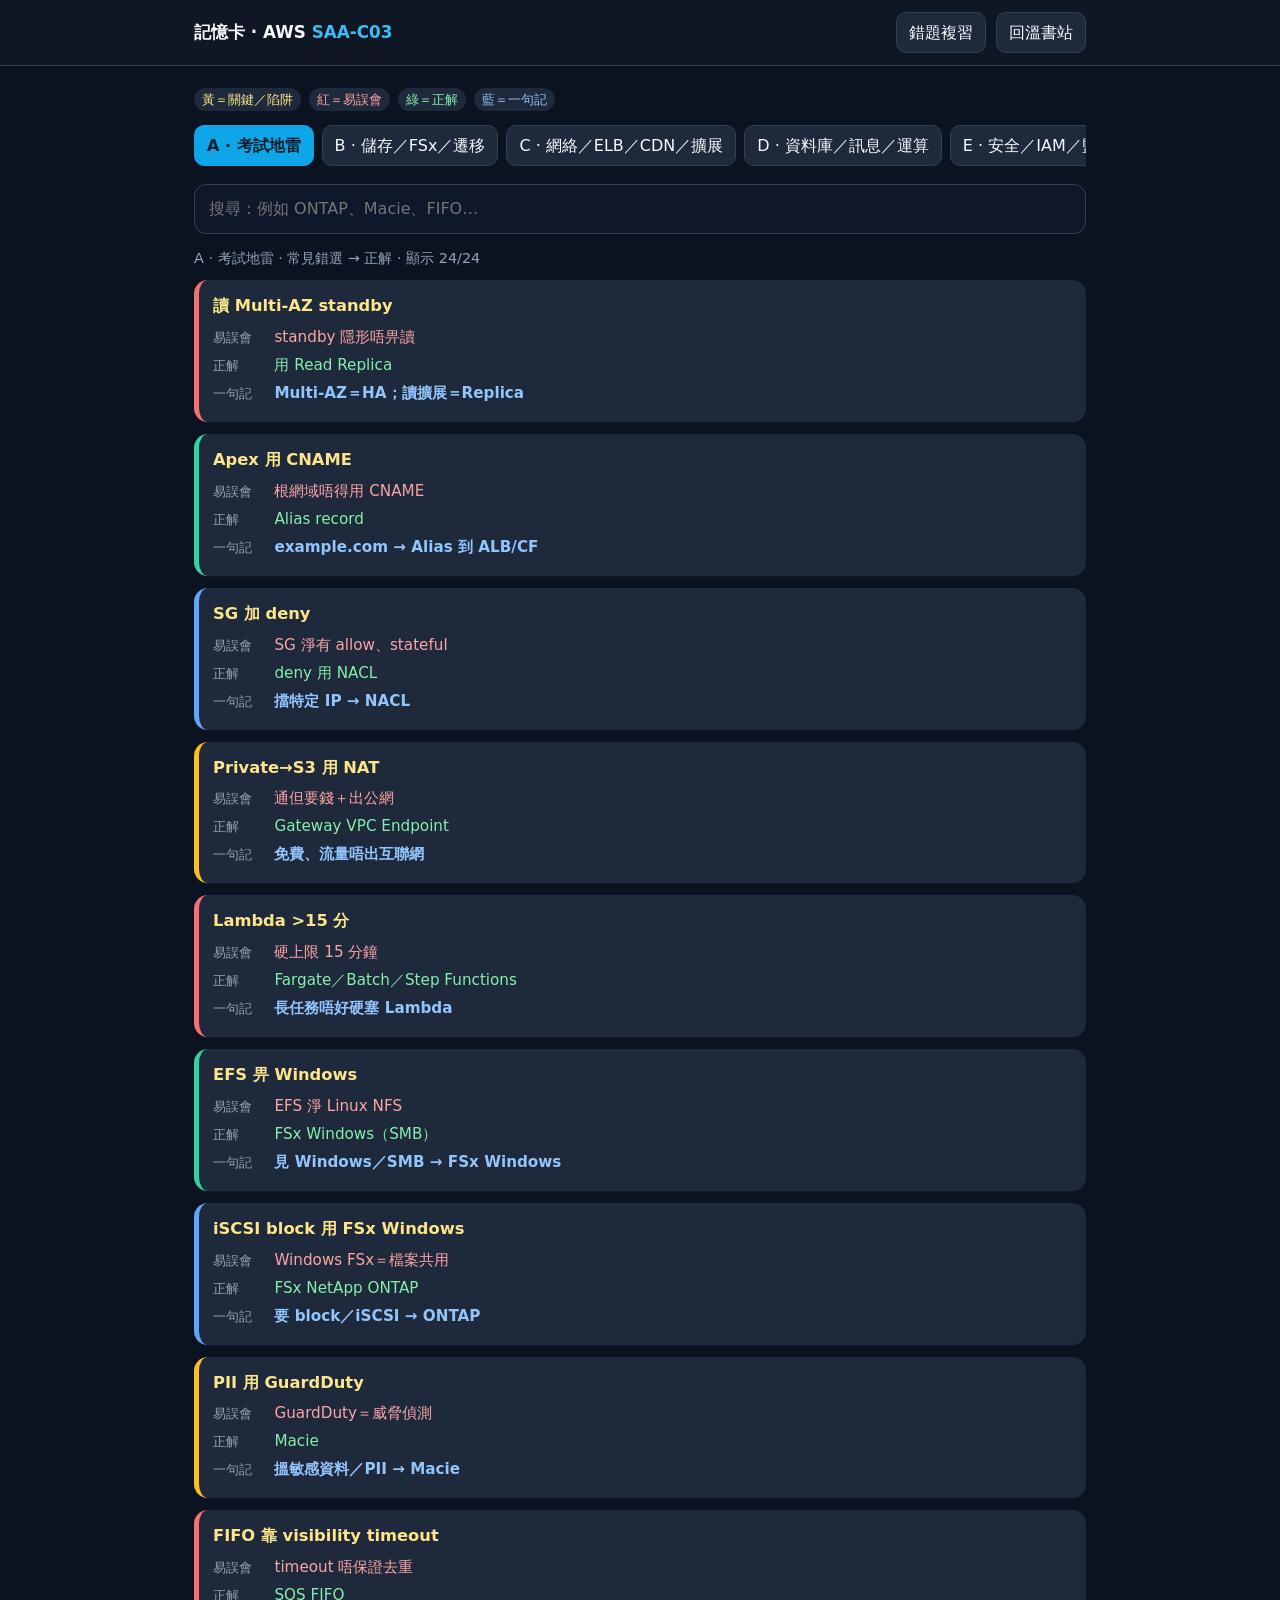
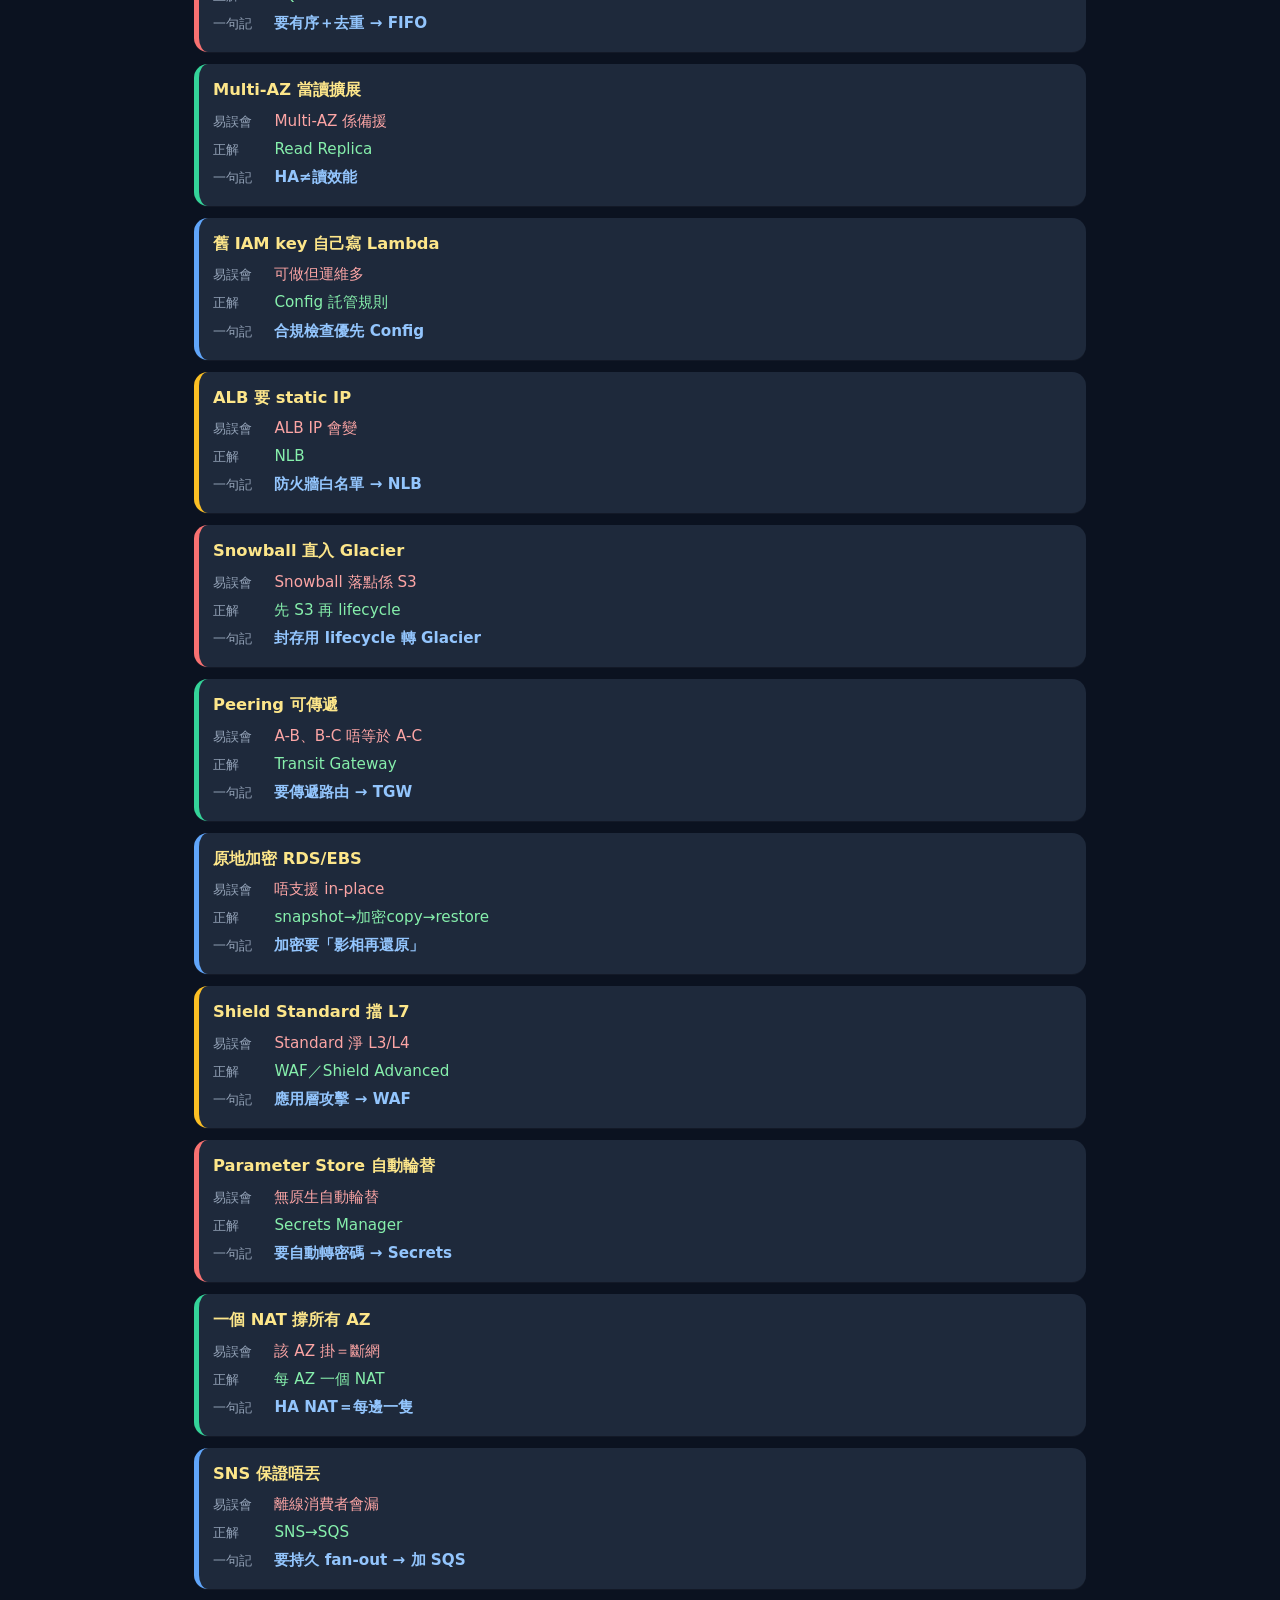
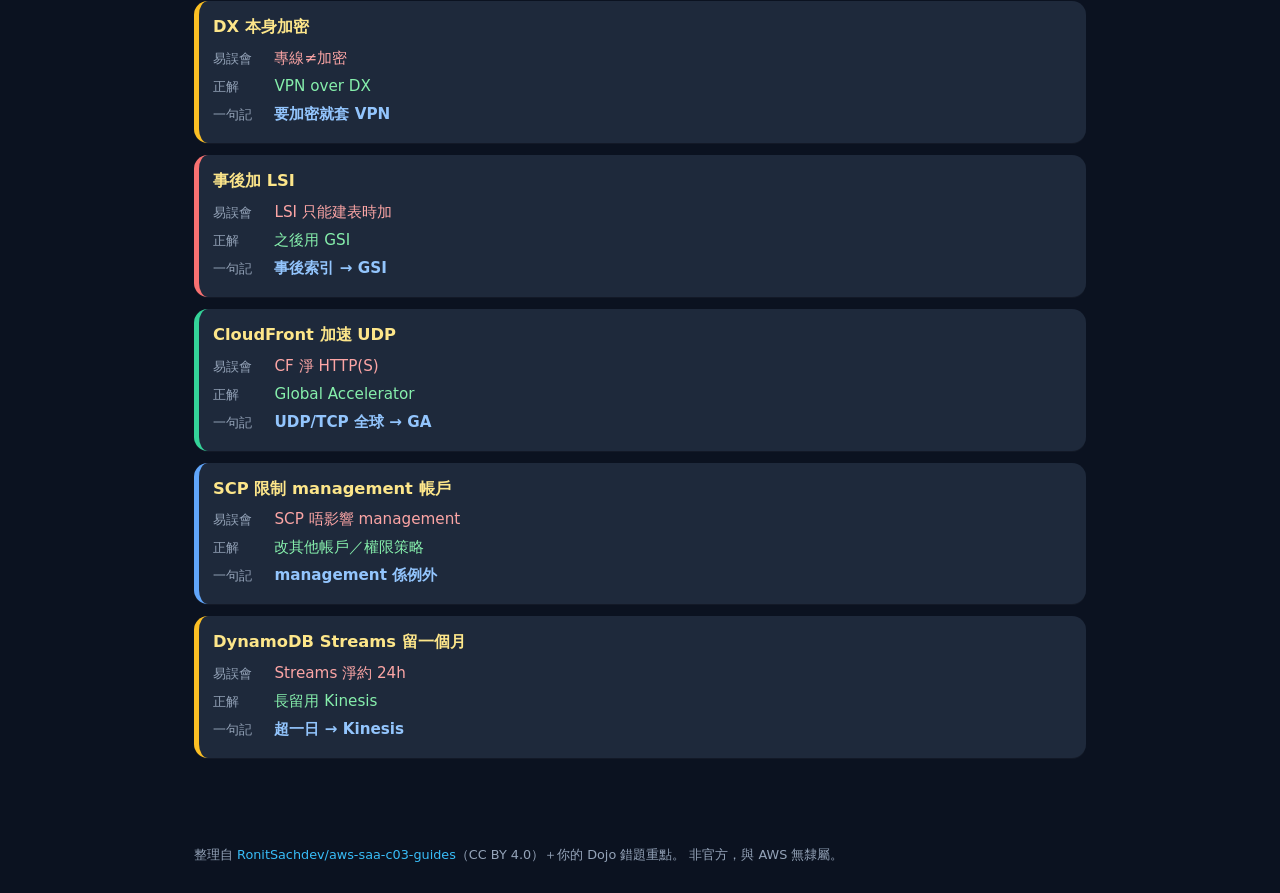
<file: memory.html>
<!doctype html>
<html lang="zh-Hant">
<head>
<meta charset="utf-8">
<meta name="viewport" content="width=device-width, initial-scale=1, viewport-fit=cover">
<meta name="theme-color" content="#0b1220">
<meta name="description" content="SAA-C03 彩色記憶卡：陷阱、易誤會、正解、口訣。">
<title>記憶卡 · 證書人 SAA-C03</title>
<style>
  :root {
    --bg:#0b1220; --panel:#111827; --card:#1e293b; --text:#f8fafc; --muted:#94a3b8;
    --yellow:#fde68a; --red:#fca5a5; --green:#86efac; --blue:#93c5fd; --accent:#38bdf8;
    --border:#334155;
  }
  *{box-sizing:border-box}
  body{margin:0;font-family:system-ui,-apple-system,"Segoe UI",sans-serif;background:var(--bg);color:var(--text);line-height:1.45}
  a{color:var(--accent);text-decoration:none}
  header{position:sticky;top:0;z-index:20;background:rgba(17,24,39,.92);backdrop-filter:blur(8px);border-bottom:1px solid var(--border)}
  .in{max-width:920px;margin:0 auto;padding:12px 14px;display:flex;gap:10px;align-items:center;flex-wrap:wrap}
  h1{font-size:1.05rem;margin:0;flex:1}
  h1 span{color:var(--accent)}
  .btn{border:1px solid var(--border);background:#1e293b;color:var(--text);border-radius:10px;padding:8px 12px;font:inherit;cursor:pointer}
  .btn:active{transform:scale(.98)}
  .btn.on{background:#0ea5e9;border-color:#0ea5e9;color:#06202b;font-weight:700}
  main{max-width:920px;margin:0 auto;padding:14px 14px 80px}
  .legend{display:flex;flex-wrap:wrap;gap:8px;margin:8px 0 14px;font-size:.82rem;color:var(--muted)}
  .legend i{font-style:normal;padding:2px 8px;border-radius:999px;background:#1e293b}
  .legend .y{color:var(--yellow)}.legend .r{color:var(--red)}.legend .g{color:var(--green)}.legend .b{color:var(--blue)}
  .tabs{display:flex;gap:8px;overflow-x:auto;padding-bottom:6px;margin-bottom:12px;-webkit-overflow-scrolling:touch}
  .tabs .btn{white-space:nowrap;flex:0 0 auto}
  .search{width:100%;padding:12px 14px;border-radius:12px;border:1px solid var(--border);background:#0f172a;color:var(--text);font:inherit;margin-bottom:14px}
  .meta{color:var(--muted);font-size:.9rem;margin:0 0 12px}
  .grid{display:grid;gap:12px}
  .mc{background:var(--card);border-radius:14px;padding:14px 14px 12px;border-left:5px solid var(--accent);box-shadow:0 1px 0 rgba(255,255,255,.03)}
  .mc:nth-child(4n+1){border-left-color:#f87171}
  .mc:nth-child(4n+2){border-left-color:#34d399}
  .mc:nth-child(4n+3){border-left-color:#60a5fa}
  .mc:nth-child(4n+4){border-left-color:#fbbf24}
  .k{color:var(--yellow);font-weight:700;font-size:1.02rem;margin:0 0 8px}
  .row{margin:0 0 6px;font-size:.95rem}
  .lbl{display:inline-block;min-width:4.8em;color:var(--muted);font-size:.8rem}
  .wrong{color:var(--red)}.right{color:var(--green)}.tip{color:var(--blue);font-weight:600}
  footer{max-width:920px;margin:0 auto;padding:8px 14px 28px;color:var(--muted);font-size:.8rem}
  .empty{padding:28px;text-align:center;color:var(--muted);background:#111827;border-radius:14px}
</style>
</head>
<body>
<header>
  <div class="in">
    <h1>記憶卡 · AWS <span>SAA-C03</span></h1>
    <a class="btn" href="wrongs.html">錯題複習</a>
    <a class="btn" href="./">回溫書站</a>
  </div>
</header>
<main>
  <div class="legend">
    <i class="y">黃＝關鍵／陷阱</i>
    <i class="r">紅＝易誤會</i>
    <i class="g">綠＝正解</i>
    <i class="b">藍＝一句記</i>
  </div>
  <div class="tabs" id="tabs"></div>
  <input class="search" id="q" type="search" placeholder="搜尋：例如 ONTAP、Macie、FIFO…" enterkeyhint="search">
  <p class="meta" id="meta"></p>
  <div class="grid" id="grid"></div>
</main>
<footer>
  整理自 <a href="https://github.com/RonitSachdev/aws-saa-c03-guides" rel="noopener">RonitSachdev/aws-saa-c03-guides</a>（CC BY 4.0）＋你的 Dojo 錯題重點。
  非官方，與 AWS 無隸屬。
</footer>
<script src="js/memory-data.js"></script>
<script>
(() => {
  const tabs = document.getElementById("tabs");
  const grid = document.getElementById("grid");
  const meta = document.getElementById("meta");
  const q = document.getElementById("q");
  let sheetId = (location.hash || "#A").slice(1).toUpperCase();
  if (!MEMORY_SHEETS.some(s => s.id === sheetId)) sheetId = "A";

  function esc(s) {
    return String(s).replace(/[&<>"']/g, c => ({"&":"&amp;","<":"&lt;",">":"&gt;","\"":"&quot;","'":"&#39;"}[c]));
  }

  function renderTabs() {
    tabs.innerHTML = MEMORY_SHEETS.map(s =>
      `<button class="btn ${s.id===sheetId?"on":""}" data-id="${s.id}">${esc(s.title.zh)}</button>`
    ).join("");
    tabs.querySelectorAll("button").forEach(b => b.onclick = () => {
      sheetId = b.dataset.id;
      history.replaceState(null, "", "#" + sheetId);
      renderTabs(); render();
    });
  }

  function render() {
    const sheet = MEMORY_SHEETS.find(s => s.id === sheetId);
    const term = q.value.trim().toLowerCase();
    const items = sheet.items.filter(it => !term || it.join(" ").toLowerCase().includes(term));
    meta.textContent = `${sheet.title.zh} · ${sheet.blurb.zh} · 顯示 ${items.length}/${sheet.items.length}`;
    if (!items.length) {
      grid.innerHTML = `<div class="empty">無符合「${esc(q.value)}」</div>`;
      return;
    }
    grid.innerHTML = items.map(([k,w,r,t]) => `
      <article class="mc">
        <p class="k">${esc(k)}</p>
        <p class="row"><span class="lbl">易誤會</span><span class="wrong">${esc(w)}</span></p>
        <p class="row"><span class="lbl">正解</span><span class="right">${esc(r)}</span></p>
        <p class="row"><span class="lbl">一句記</span><span class="tip">${esc(t)}</span></p>
      </article>`).join("");
  }

  q.addEventListener("input", render);
  window.addEventListener("hashchange", () => {
    sheetId = (location.hash || "#A").slice(1).toUpperCase();
    if (!MEMORY_SHEETS.some(s => s.id === sheetId)) sheetId = "A";
    renderTabs(); render();
  });
  renderTabs(); render();
})();
</script>
</body>
</html>
</file>
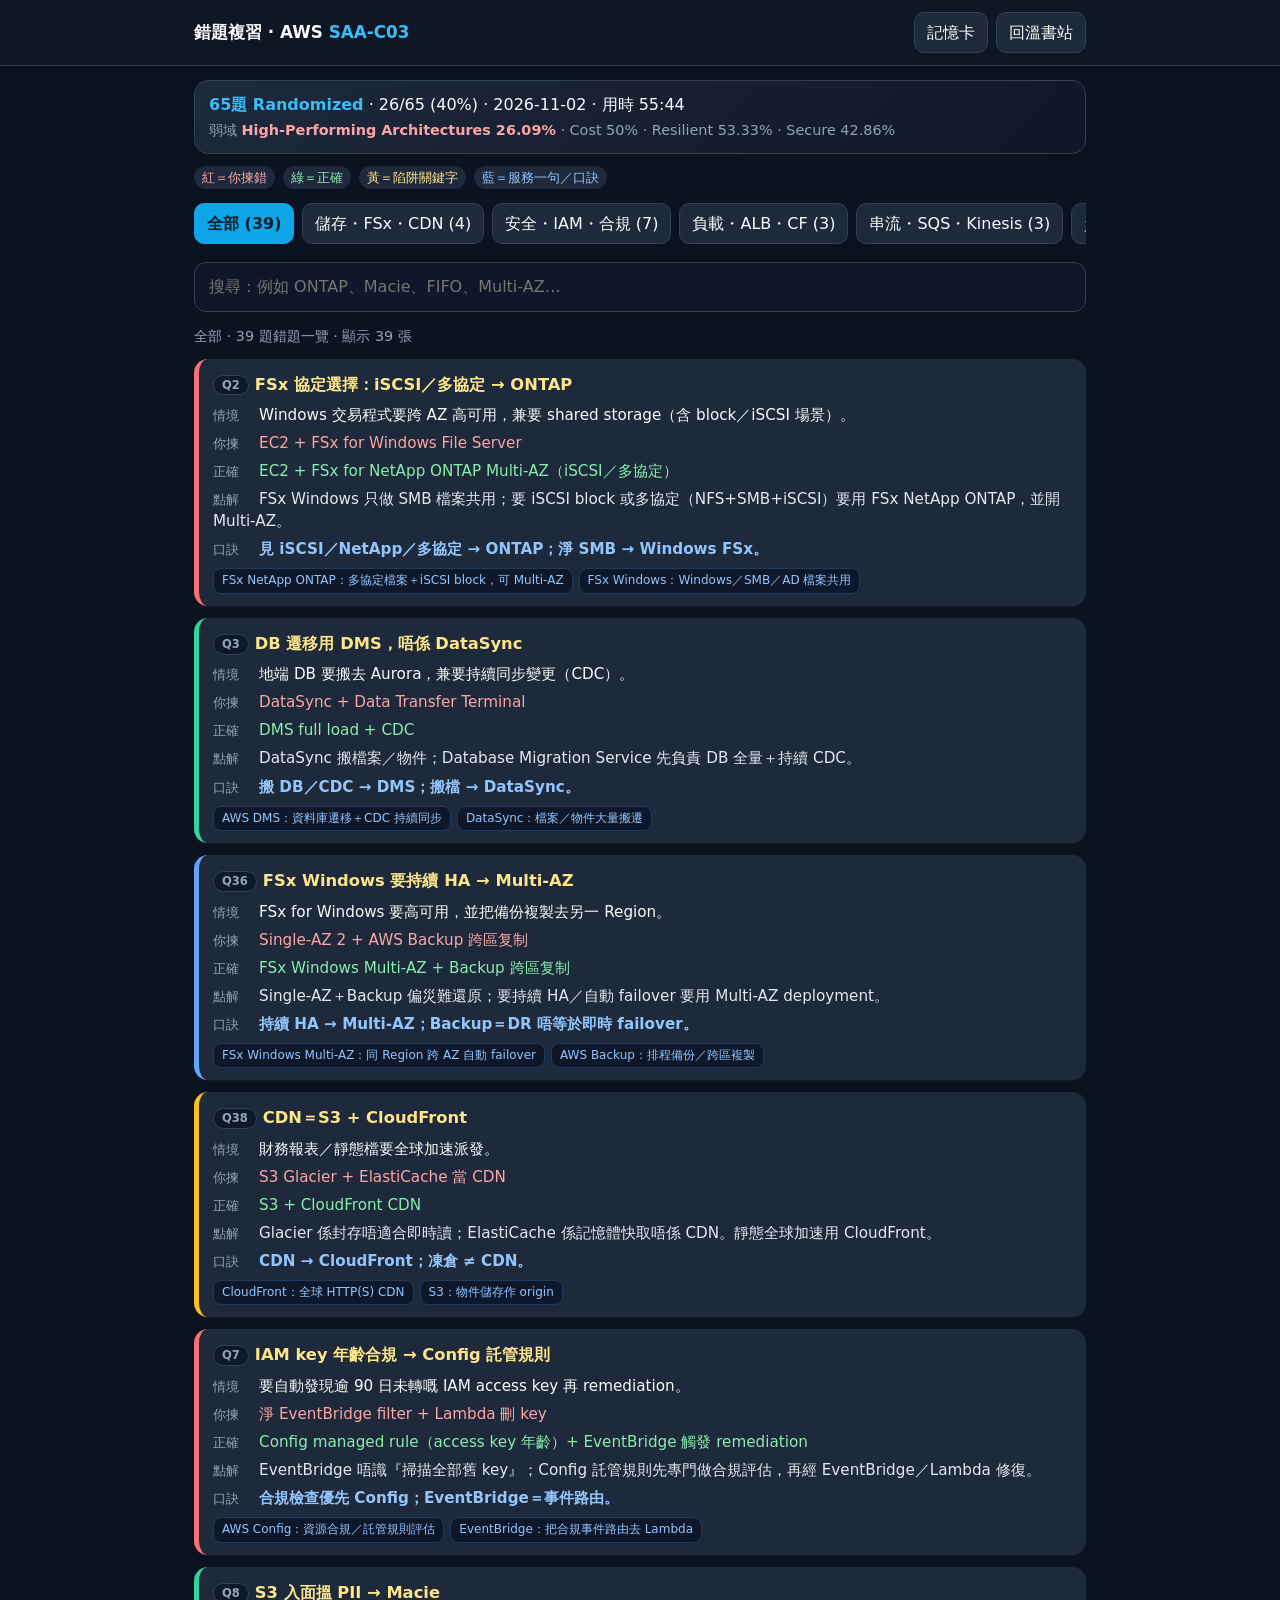
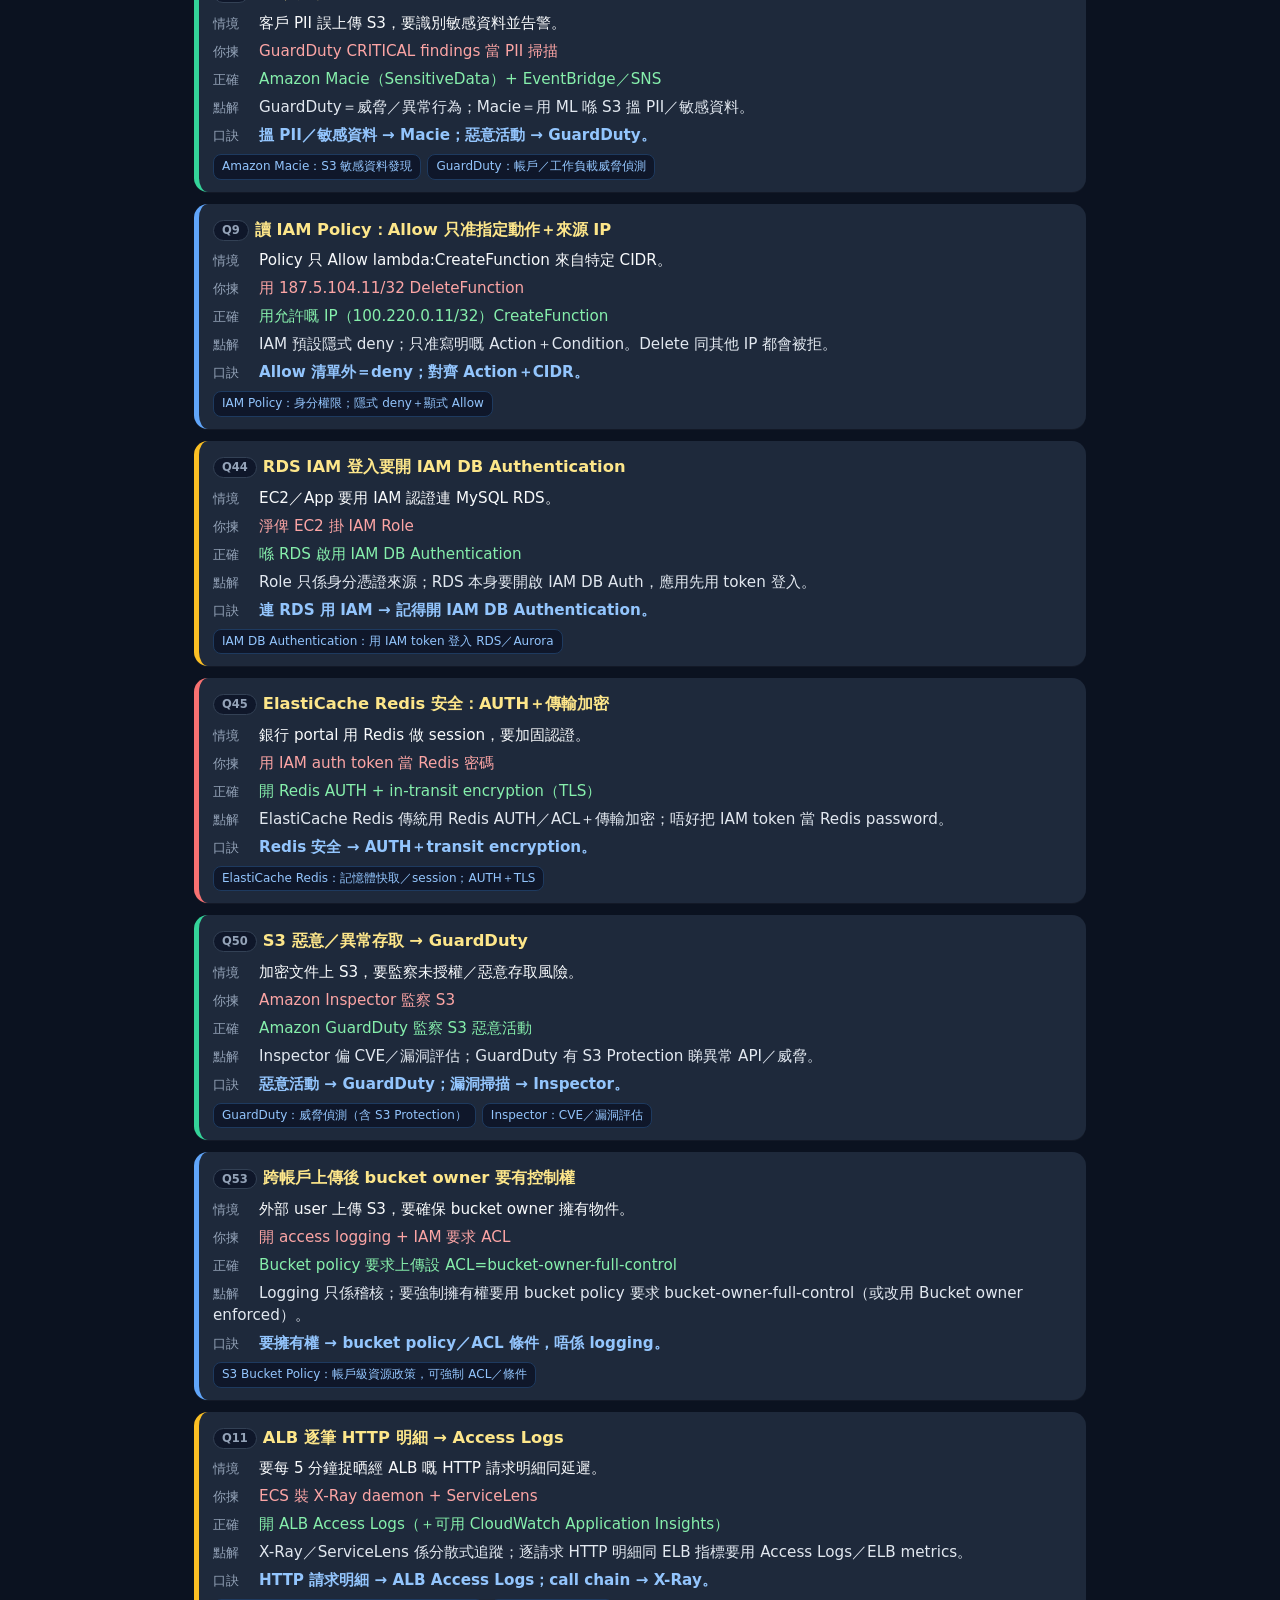
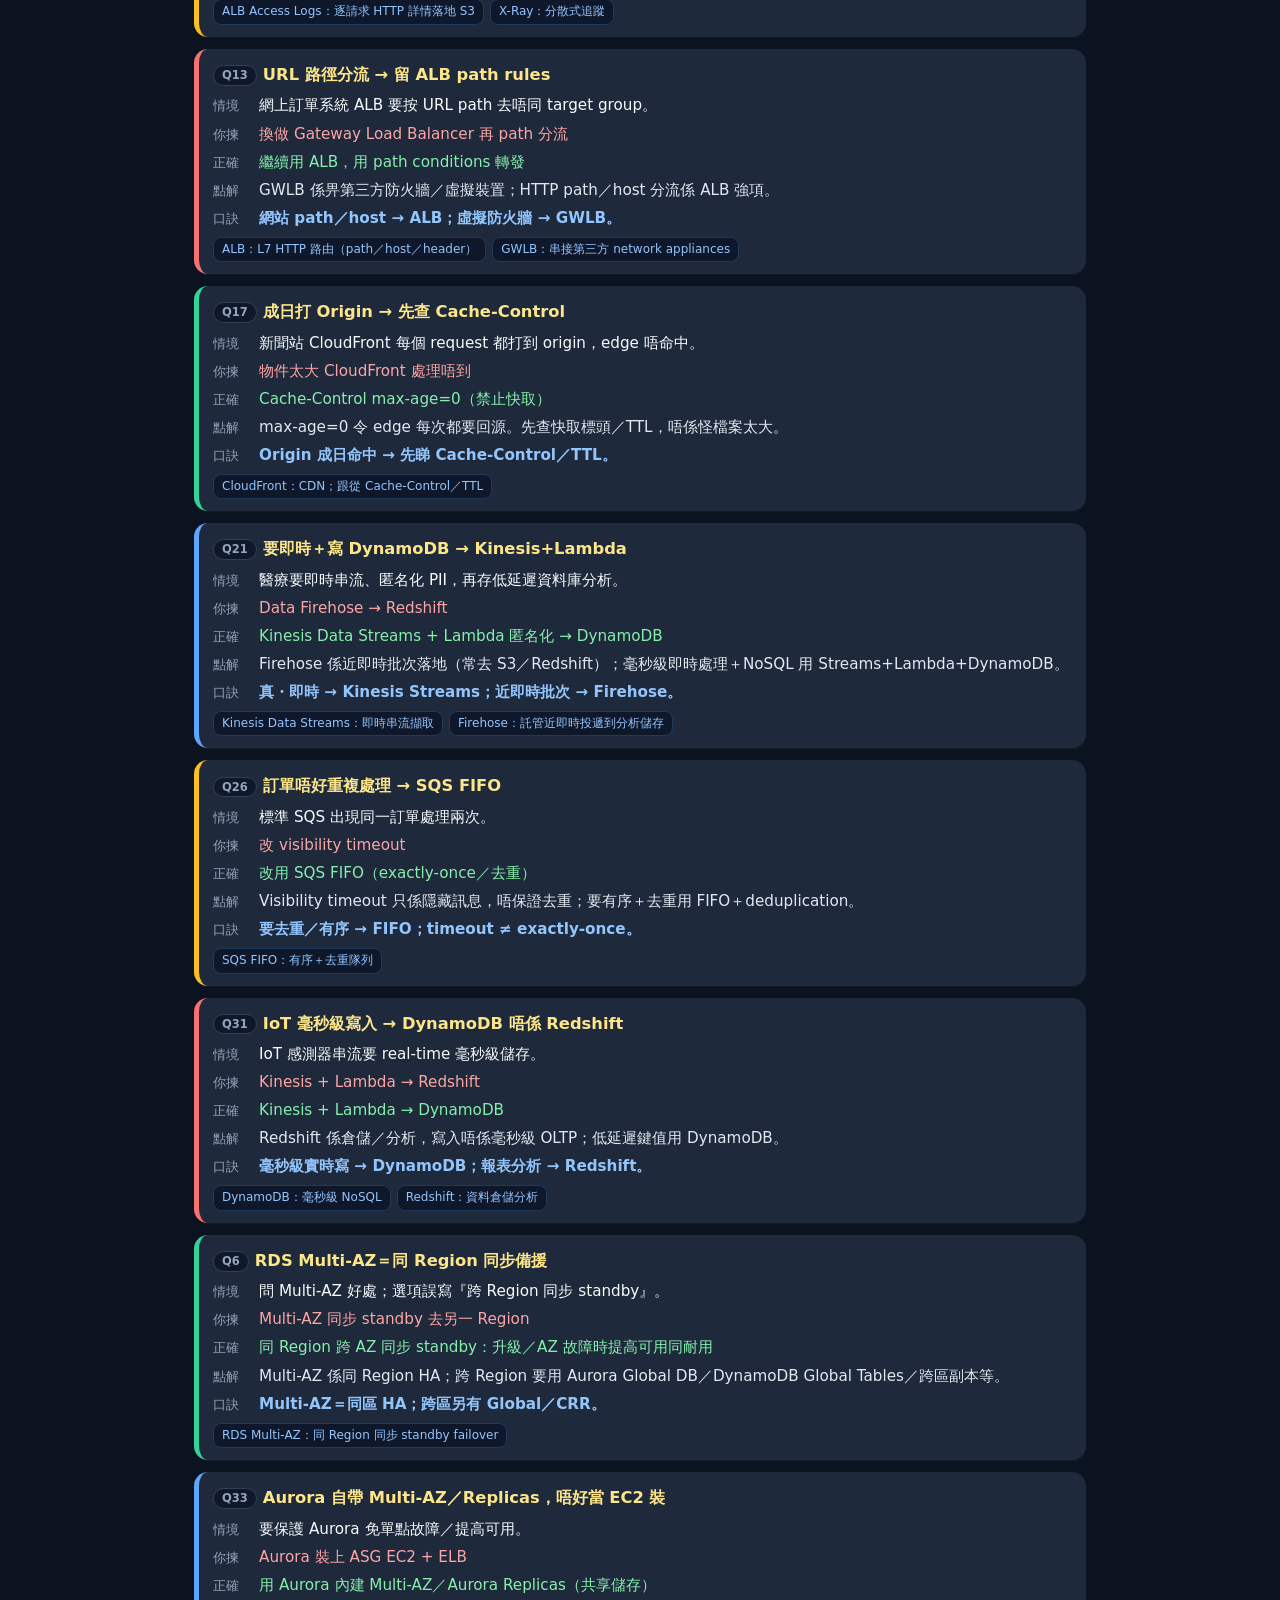
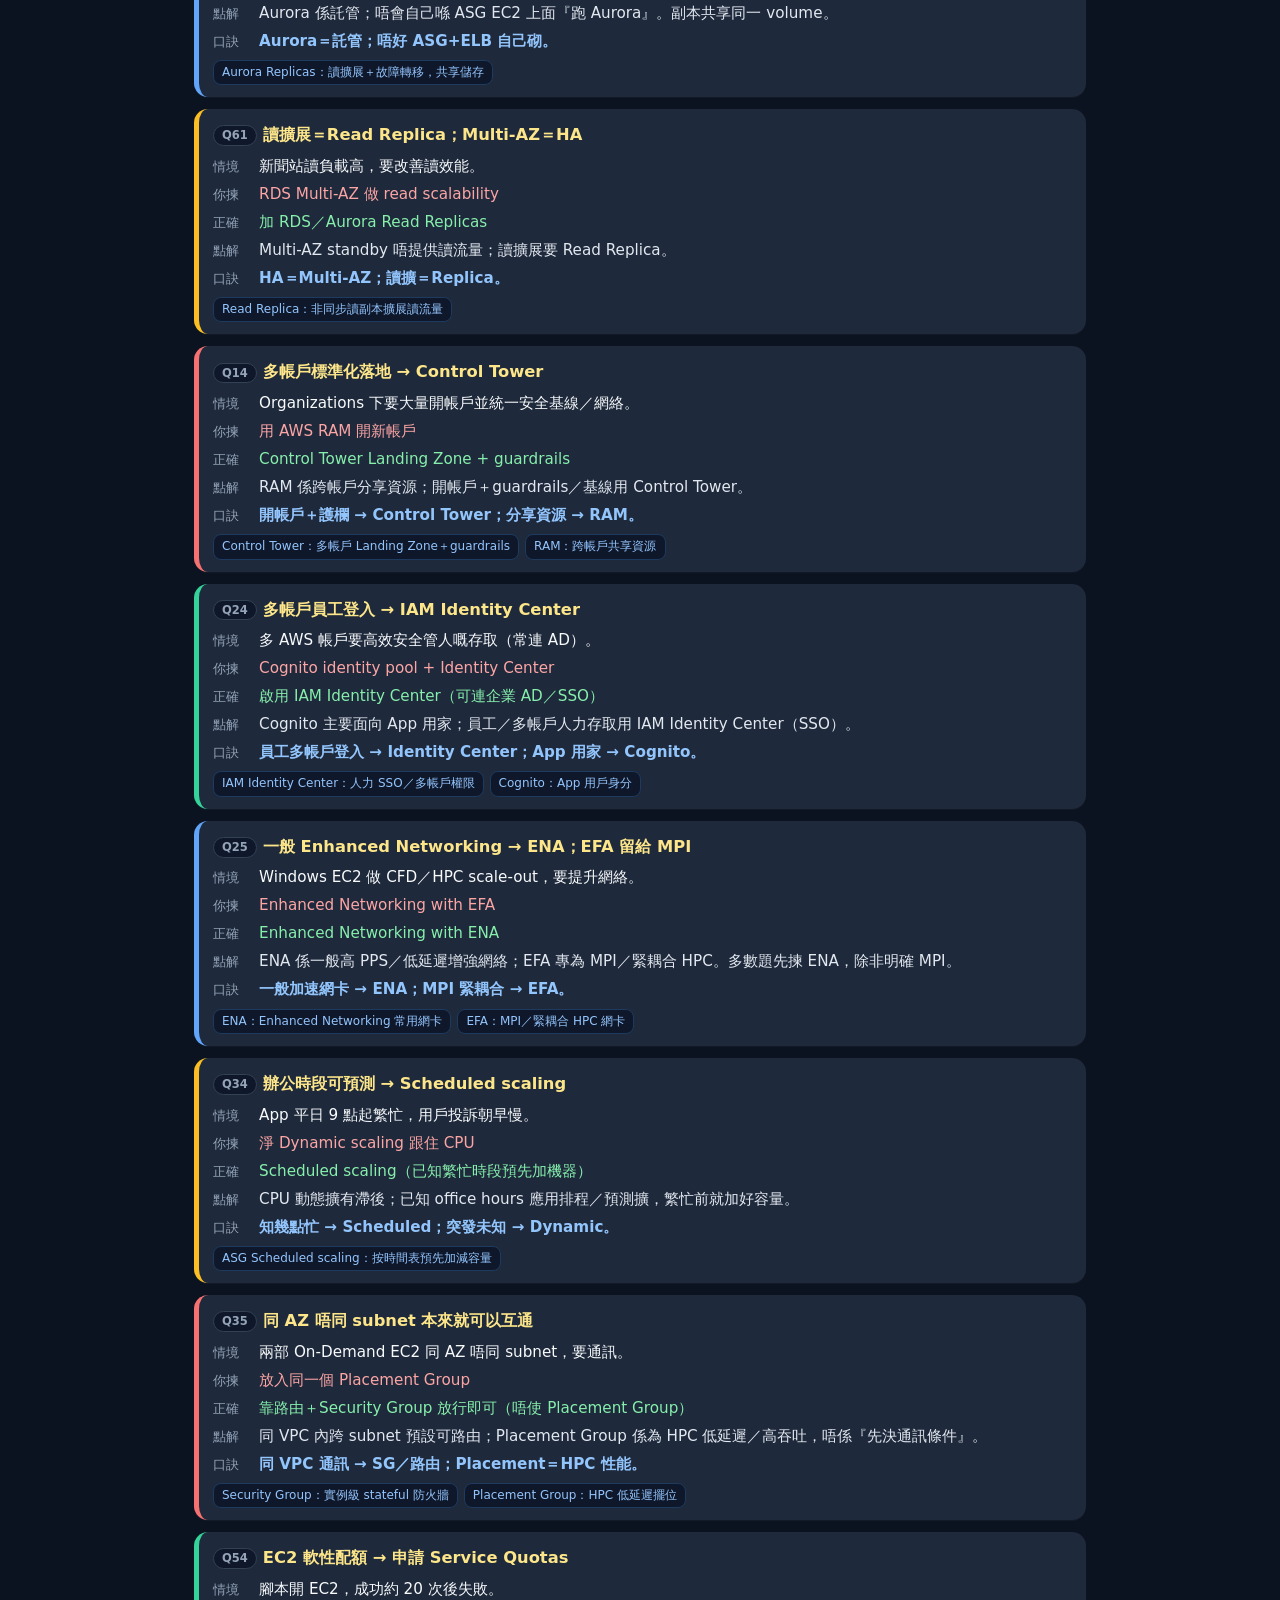
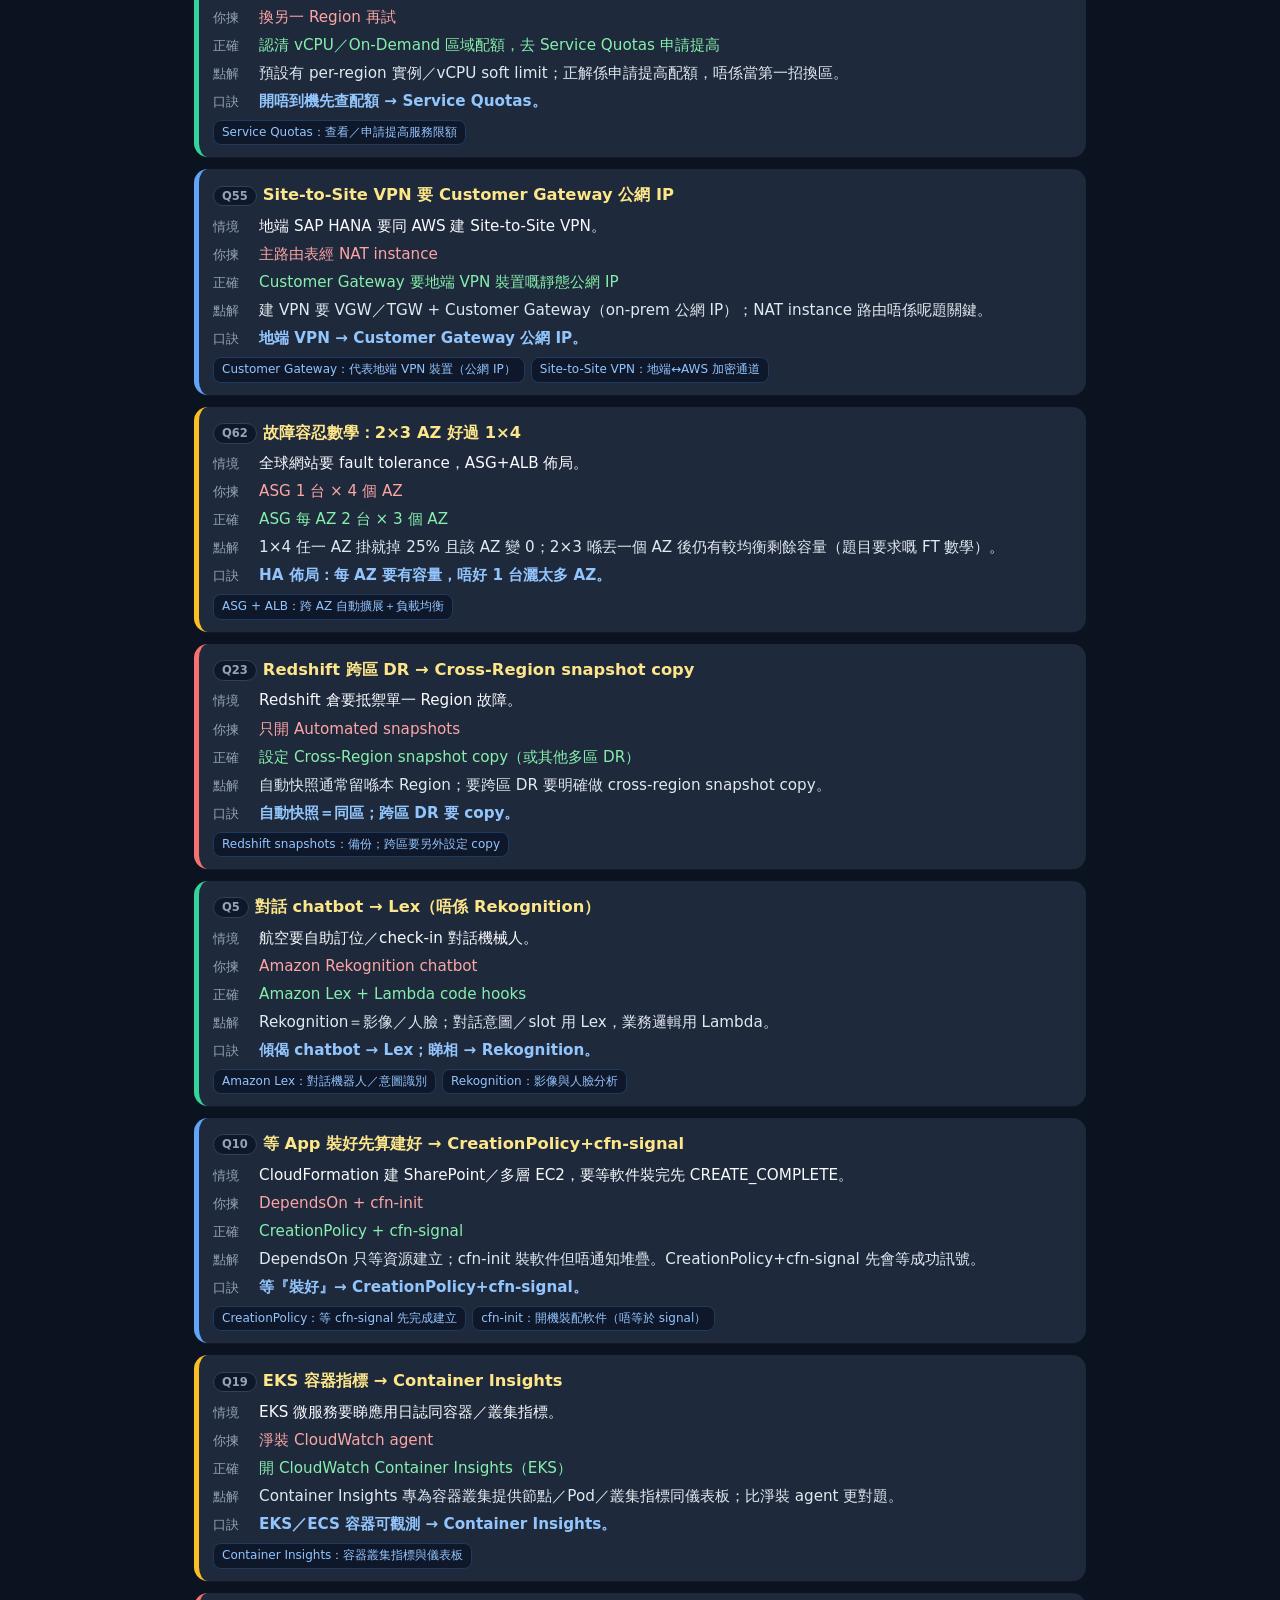
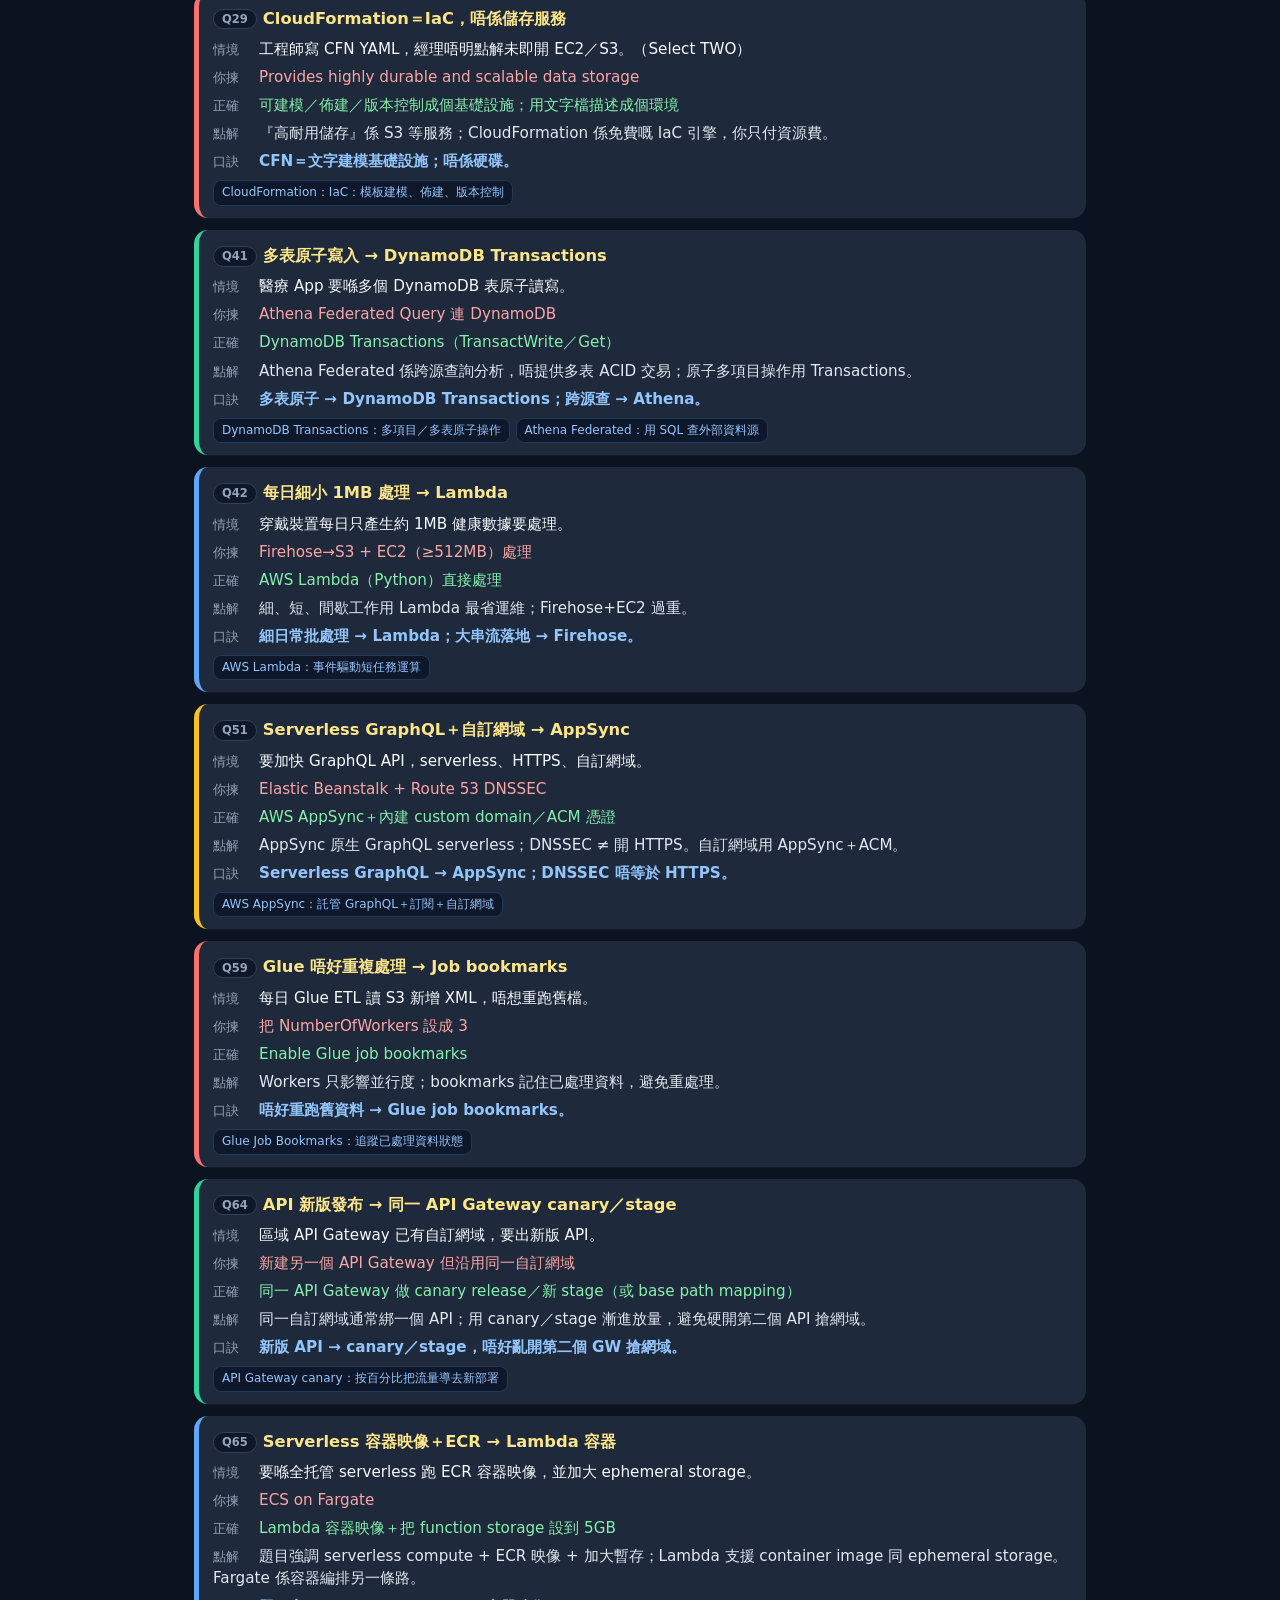
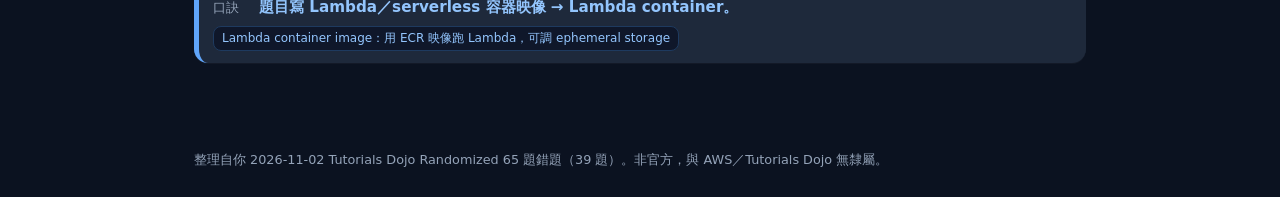
<file: wrongs.html>
<!doctype html>
<html lang="zh-Hant">
<head>
<meta charset="utf-8">
<meta name="viewport" content="width=device-width, initial-scale=1, viewport-fit=cover">
<meta name="theme-color" content="#0b1220">
<meta name="description" content="SAA-C03 錯題複習：情境、你揀、正解、點解、口訣。">
<title>錯題複習 · 證書人 SAA-C03</title>
<style>
  :root {
    --bg:#0b1220; --panel:#111827; --card:#1e293b; --text:#f8fafc; --muted:#94a3b8;
    --yellow:#fde68a; --red:#fca5a5; --green:#86efac; --blue:#93c5fd; --accent:#38bdf8;
    --border:#334155;
  }
  *{box-sizing:border-box}
  body{margin:0;font-family:system-ui,-apple-system,"Segoe UI",sans-serif;background:var(--bg);color:var(--text);line-height:1.45}
  a{color:var(--accent);text-decoration:none}
  header{position:sticky;top:0;z-index:20;background:rgba(17,24,39,.92);backdrop-filter:blur(8px);border-bottom:1px solid var(--border)}
  .in{max-width:920px;margin:0 auto;padding:12px 14px;display:flex;gap:10px;align-items:center;flex-wrap:wrap}
  h1{font-size:1.05rem;margin:0;flex:1}
  h1 span{color:var(--accent)}
  .btn{border:1px solid var(--border);background:#1e293b;color:var(--text);border-radius:10px;padding:8px 12px;font:inherit;cursor:pointer}
  .btn:active{transform:scale(.98)}
  .btn.on{background:#0ea5e9;border-color:#0ea5e9;color:#06202b;font-weight:700}
  main{max-width:920px;margin:0 auto;padding:14px 14px 80px}
  .score{background:linear-gradient(135deg,#1e293b,#0f172a);border:1px solid var(--border);border-radius:14px;padding:12px 14px;margin-bottom:12px}
  .score strong{color:var(--accent)}
  .score .weak{color:var(--red);font-weight:700}
  .legend{display:flex;flex-wrap:wrap;gap:8px;margin:8px 0 14px;font-size:.82rem;color:var(--muted)}
  .legend i{font-style:normal;padding:2px 8px;border-radius:999px;background:#1e293b}
  .legend .y{color:var(--yellow)}.legend .r{color:var(--red)}.legend .g{color:var(--green)}.legend .b{color:var(--blue)}
  .tabs{display:flex;gap:8px;overflow-x:auto;padding-bottom:6px;margin-bottom:12px;-webkit-overflow-scrolling:touch}
  .tabs .btn{white-space:nowrap;flex:0 0 auto}
  .search{width:100%;padding:12px 14px;border-radius:12px;border:1px solid var(--border);background:#0f172a;color:var(--text);font:inherit;margin-bottom:14px}
  .meta{color:var(--muted);font-size:.9rem;margin:0 0 12px}
  .grid{display:grid;gap:12px}
  .mc{background:var(--card);border-radius:14px;padding:14px 14px 12px;border-left:5px solid var(--accent);box-shadow:0 1px 0 rgba(255,255,255,.03)}
  .mc:nth-child(4n+1){border-left-color:#f87171}
  .mc:nth-child(4n+2){border-left-color:#34d399}
  .mc:nth-child(4n+3){border-left-color:#60a5fa}
  .mc:nth-child(4n+4){border-left-color:#fbbf24}
  .qid{display:inline-block;font-size:.72rem;color:var(--muted);background:#0f172a;border:1px solid var(--border);border-radius:999px;padding:1px 8px;margin-right:6px;vertical-align:middle}
  .k{color:var(--yellow);font-weight:700;font-size:1.02rem;margin:0 0 8px}
  .row{margin:0 0 6px;font-size:.95rem}
  .lbl{display:inline-block;min-width:3.6em;color:var(--muted);font-size:.8rem}
  .wrong{color:var(--red)}.right{color:var(--green)}.tip{color:var(--blue);font-weight:600}
  .why{color:#e2e8f0}
  .svc{display:flex;flex-wrap:wrap;gap:6px;margin-top:8px}
  .svc span{font-size:.75rem;color:var(--blue);background:#0f172a;border:1px solid #1e3a5f;border-radius:8px;padding:3px 8px}
  footer{max-width:920px;margin:0 auto;padding:8px 14px 28px;color:var(--muted);font-size:.8rem}
  .empty{padding:28px;text-align:center;color:var(--muted);background:#111827;border-radius:14px}
  .navs{display:flex;gap:8px;flex-wrap:wrap}
</style>
</head>
<body>
<header>
  <div class="in">
    <h1>錯題複習 · AWS <span>SAA-C03</span></h1>
    <div class="navs">
      <a class="btn" href="memory.html">記憶卡</a>
      <a class="btn" href="./">回溫書站</a>
    </div>
  </div>
</header>
<main>
  <div class="score" id="score"></div>
  <div class="legend">
    <i class="r">紅＝你揀錯</i>
    <i class="g">綠＝正確</i>
    <i class="y">黃＝陷阱關鍵字</i>
    <i class="b">藍＝服務一句／口訣</i>
  </div>
  <div class="tabs" id="tabs"></div>
  <input class="search" id="q" type="search" placeholder="搜尋：例如 ONTAP、Macie、FIFO、Multi-AZ…" enterkeyhint="search">
  <p class="meta" id="meta"></p>
  <div class="grid" id="grid"></div>
</main>
<footer>
  整理自你 2026-11-02 Tutorials Dojo Randomized 65 題錯題（39 題）。非官方，與 AWS／Tutorials Dojo 無隸屬。
</footer>
<script src="js/wrongs-data.js"></script>
<script>
(() => {
  const pack = window.WRONGS_PACK;
  const tabs = document.getElementById("tabs");
  const grid = document.getElementById("grid");
  const meta = document.getElementById("meta");
  const q = document.getElementById("q");
  const score = document.getElementById("score");
  let clusterId = (location.hash || "#ALL").slice(1).toUpperCase();
  if (!pack.clusters.some(c => c.id === clusterId)) clusterId = "ALL";

  score.innerHTML = `<div><strong>65題 Randomized</strong> · ${pack.meta.score} · ${pack.meta.date} · 用時 ${pack.meta.time}</div>
    <div style="margin-top:4px;font-size:.9rem;color:var(--muted)">弱域 <span class="weak">${pack.meta.weakest}</span> · Cost ${pack.meta.domains.Cost} · Resilient ${pack.meta.domains.Resilient} · Secure ${pack.meta.domains.Secure}</div>`;

  function esc(s) {
    return String(s).replace(/[&<>"']/g, c => ({"&":"&amp;","<":"&lt;",">":"&gt;","\"":"&quot;","'":"&#39;"}[c]));
  }

  function hay(card) {
    return [card.id, card.concept, card.scenario, card.picked, card.correct, card.why, card.mnemonic,
      ...(card.services||[]).flatMap(s => [s.name, s.blurb])].join(" ").toLowerCase();
  }

  function renderTabs() {
    tabs.innerHTML = pack.clusters.map(c => {
      const n = c.id === "ALL" ? pack.cards.length : pack.cards.filter(x => x.cluster === c.id).length;
      return `<button class="btn ${c.id===clusterId?"on":""}" data-id="${c.id}">${esc(c.title)} (${n})</button>`;
    }).join("");
    tabs.querySelectorAll("button").forEach(b => b.onclick = () => {
      clusterId = b.dataset.id;
      history.replaceState(null, "", "#" + clusterId);
      renderTabs(); render();
    });
  }

  function render() {
    const cl = pack.clusters.find(c => c.id === clusterId);
    const term = q.value.trim().toLowerCase();
    let items = pack.cards.filter(c => clusterId === "ALL" || c.cluster === clusterId);
    if (term) items = items.filter(c => hay(c).includes(term));
    meta.textContent = `${cl.title} · ${cl.blurb} · 顯示 ${items.length} 張`;
    if (!items.length) {
      grid.innerHTML = `<div class="empty">無符合「${esc(q.value)}」</div>`;
      return;
    }
    grid.innerHTML = items.map(c => {
      const svcs = (c.services||[]).map(s => `<span title="${esc(s.blurb)}">${esc(s.name)}：${esc(s.blurb)}</span>`).join("");
      return `<article class="mc">
        <p class="k"><span class="qid">Q${c.id}</span>${esc(c.concept)}</p>
        <p class="row"><span class="lbl">情境</span>${esc(c.scenario)}</p>
        <p class="row"><span class="lbl">你揀</span><span class="wrong">${esc(c.picked)}</span></p>
        <p class="row"><span class="lbl">正確</span><span class="right">${esc(c.correct)}</span></p>
        <p class="row"><span class="lbl">點解</span><span class="why">${esc(c.why)}</span></p>
        <p class="row"><span class="lbl">口訣</span><span class="tip">${esc(c.mnemonic)}</span></p>
        <div class="svc">${svcs}</div>
      </article>`;
    }).join("");
  }

  q.addEventListener("input", render);
  window.addEventListener("hashchange", () => {
    clusterId = (location.hash || "#ALL").slice(1).toUpperCase();
    if (!pack.clusters.some(c => c.id === clusterId)) clusterId = "ALL";
    renderTabs(); render();
  });
  renderTabs(); render();
})();
</script>
</body>
</html>
</file>
